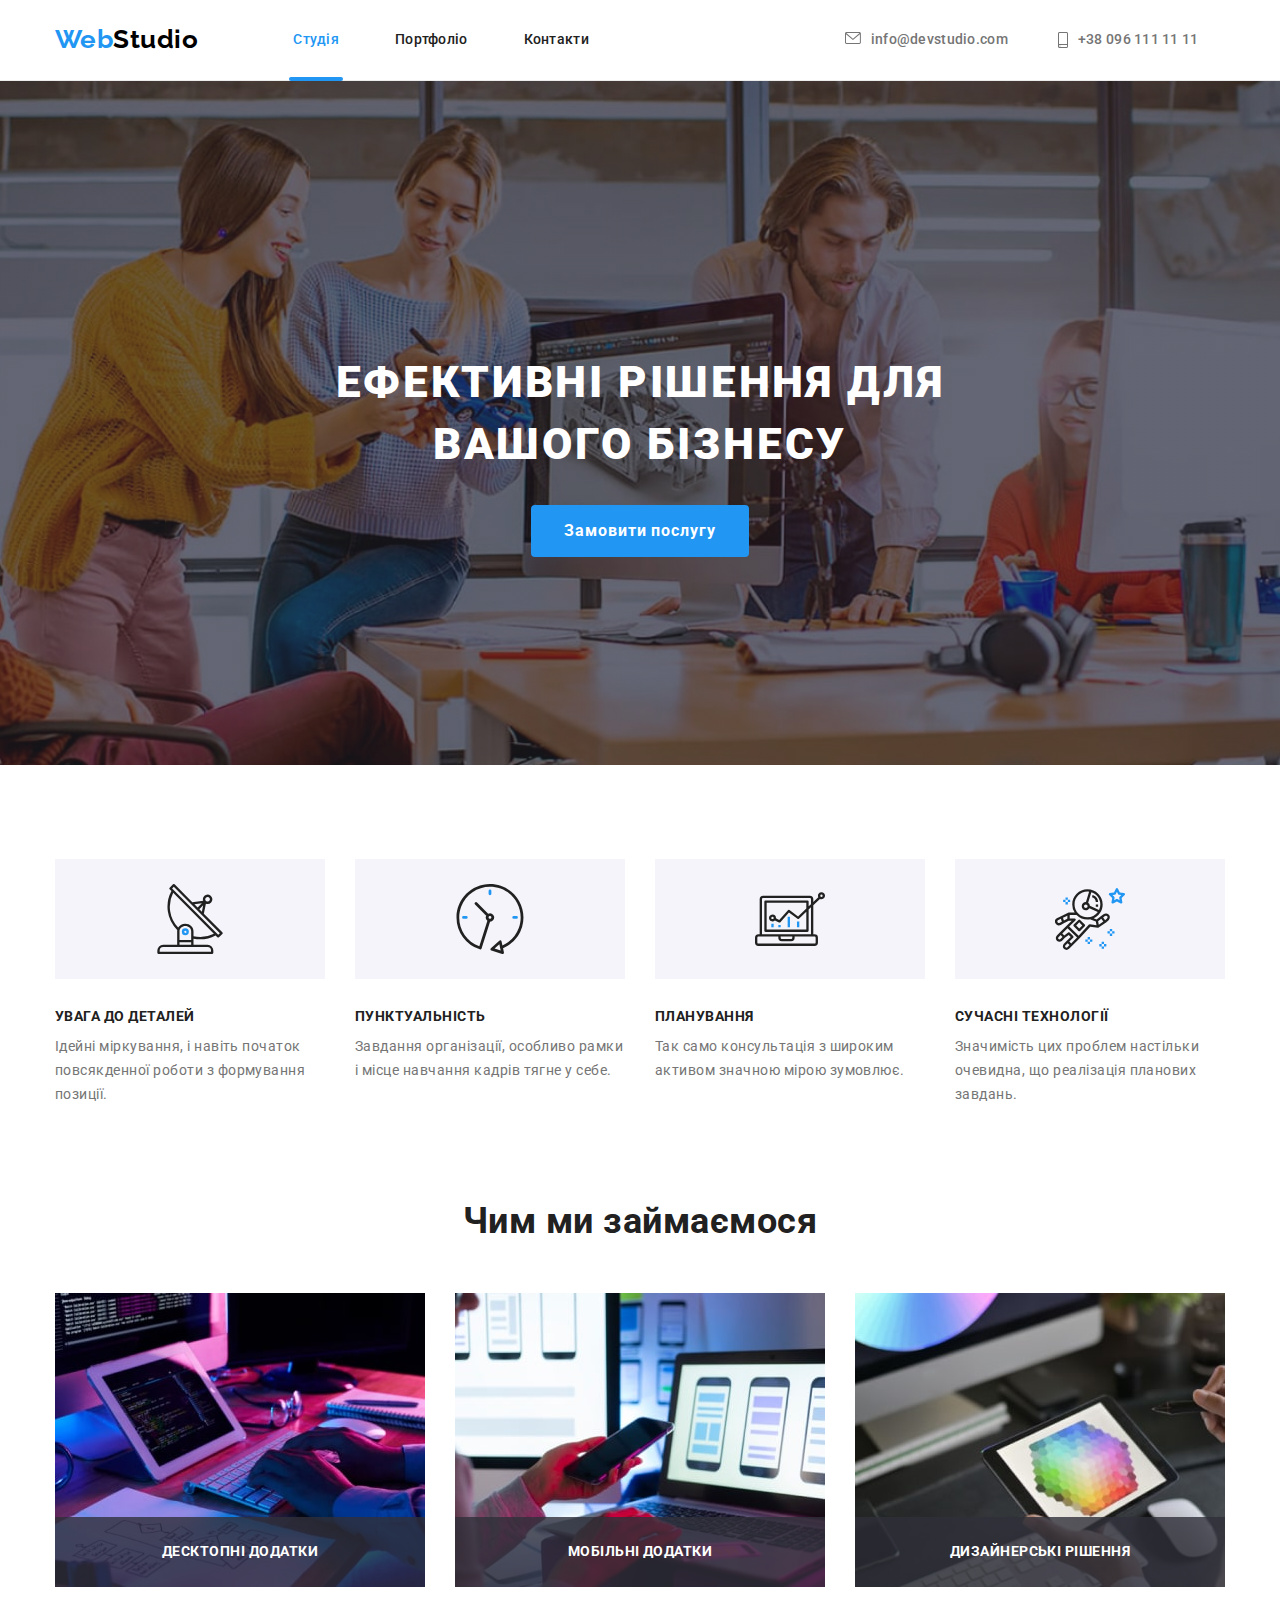
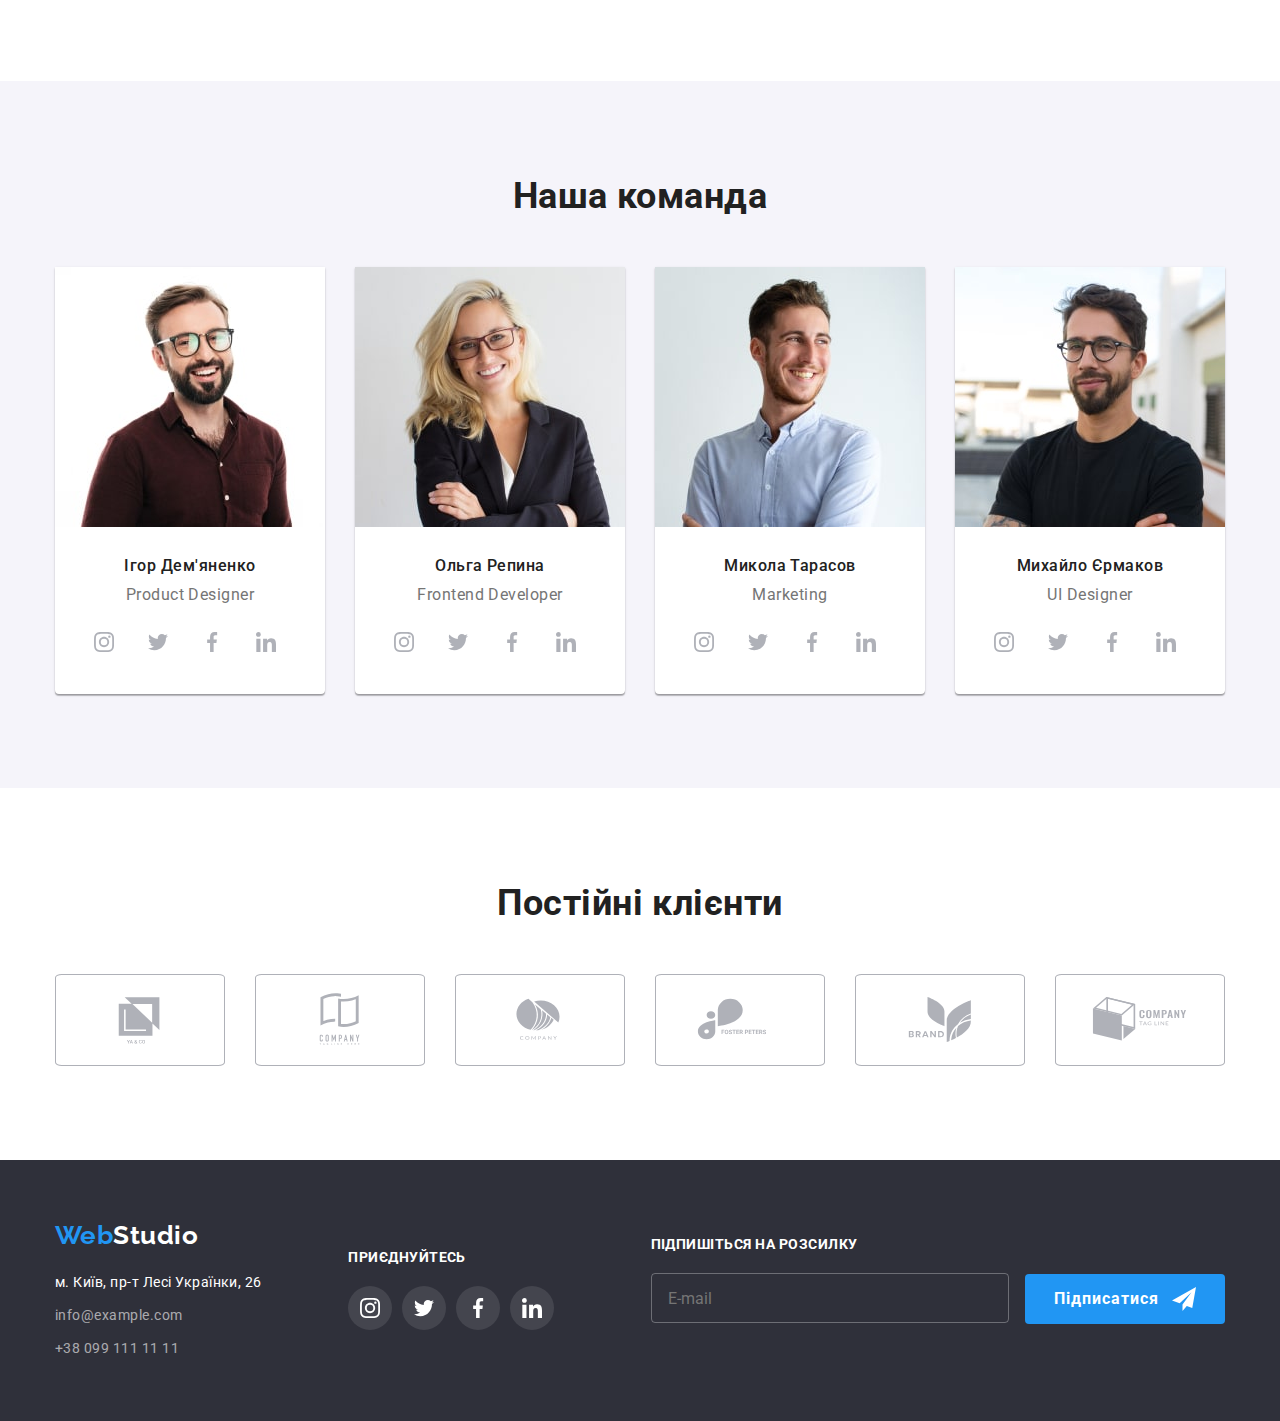
<file: index.html>
<!DOCTYPE html>
<html lang="uk">
  <head>
    <meta charset="UTF-8" />
    <meta http-equiv="X-UA-Compatible" content="IE=edge" />
    <meta name="viewport" content="width=device-width, initial-scale=1.0" />
    <title>Document</title>
    <link
      rel="stylesheet"
      href="https://fonts.googleapis.com/css2?family=Raleway:wght@700&family=Roboto:wght@400;500;700;900&display=swap"
    />
    <link
      rel="stylesheet"
      href="https://cdnjs.cloudflare.com/ajax/libs/modern-normalize/1.1.0/modern-normalize.min.css"
    />

    <link rel="stylesheet" href="./css/main.min.css" />
  </head>
  <body>


    <!--HEADER-->

    <header class="header">
      <div class="header__container container">
        <a href="./index.html" class="header__logo link"
          >Web<span class="header__logo--dark">Studio</span></a>

        <button type="button" class="menu-button is-open"
        aria-expanded="false"
        aria-controls="menu-container"
        data-menu-button>
          <svg width="40px" height="40px">
            <use class="icon-close" href="./images/symbol-defs.svg#close-btn"></use>
            <use class="icon-open" href="./images/symbol-defs.svg#open-btn"></use>
          </svg>
        </button>
        <div class="menu-container" id="menu-container" data-menu>
          <div class="container-wrap">

          <div class="mob-menu-top">
            <nav class="navigation">
            <ul class="navigation__list list">
              <li class="navigation__item">
                <a href="./index.html" class="navigation__link link current"
                  >Студія</a
                >
              </li>
              <li class="navigation__item">
                <a href="./portfolio.html" class="navigation__link link"
                  >Портфоліо</a
                >
              </li>
              <li class="navigation__item">
                <a href="" class="navigation__link link">Контакти</a>
              </li>
            </ul>
          </nav>
        </div>
          
         <div class="mob-menu-bottom">
          <div class="contacts">
          <ul class="contacts__list list">
            <li class="contacts__item">
              <a href="tel:+380961111111" class="contacts__link number link">
                <svg class="contacts__icon" width="10px" height="16px">
                <use href="./images/symbol-defs.svg#smartphone"></use>
              </svg>+38 096 111 11 11</a>
            </li>
            <li class="contacts__item">
              <a href="mailto:info@devstudio.com" class="contacts__link link">
                <svg class="contacts__icon" width="16px" height="12px">
                <use href="./images/symbol-defs.svg#envelope"></use>
              </svg>info@devstudio.com</a>
            </li>
          </ul>
        </div>
      <div class="mob-soc-wrap">
        <ul class="mob-soc-list list">
          <li class="mob-soc-list__item">
            <a
              href=""
              target="_blank"
              rel="noopener noreferrer nofollow"
              class="mob-soc-list__link link"
              >Instagram</a>
          </li>
          <li class="mob-soc-list__item">
            <a
              href=""
              target="_blank"
              rel="noopener noreferrer nofollow"
              class="mob-soc-list__link link"
              >Twitter</a
            >

          <li class="mob-soc-list__item">
            <a href=""
            target="_blank"
            rel="noopener noreferrer nofollow"
            class="mob-soc-list__link link"
            >Facebook</a>
          </li>
          
          <li class="mob-soc-list__item">
            <a href=""
            target="_blank"
            rel="noopener noreferrer nofollow"
            class="mob-soc-list__link link"
            >Linkedin</a
            >
          </li>
      </div>
    </div>
  </div>

        </div>

        </div>

      </div>
   
    </header>

    <main>
      <!--HERO-->

      <div class="hero-overlay">
        <section class="hero">
          <h1 class="hero__title">Ефективні рішення для вашого бізнесу</h1>
          <button data-modal-open type="button" class="hero__button">
            Замовити послугу
          </button>
        </section>
      </div>

      <!--FEATURES-->

      <section class="features section">
        <h2 class="visually-hidden">Особливості</h2>
        <div class="features__container container">
          <ul class="features__list list">
            <li class="features__item">
              <div class="features__wrap">
                <svg class="features__icon" width="70px" height="70px">
                  <use href="./images/symbol-defs.svg#antenna"></use>
                </svg>
              </div>
              <h3 class="features__title">Увага до деталей</h3>
              <p class="features__description">
                Ідейні міркування, і навіть початок повсякденної роботи з
                формування позиції.
              </p>
            </li>

            <li class="features__item">
              <div class="features__wrap">
                <svg class="features__icon" width="70px" height="70px">
                  <use href="./images/symbol-defs.svg#clock"></use>
                </svg>
              </div>
              <h3 class="features__title">Пунктуальність</h3>
              <p class="features__description">
                Завдання організації, особливо рамки і місце навчання кадрів
                тягне у себе.
              </p>
            </li>

            <li class="features__item">
              <div class="features__wrap">
                <svg class="features__icon" width="70px" height="70px">
                  <use href="./images/symbol-defs.svg#diagram"></use>
                </svg>
              </div>
              <h3 class="features__title">Планування</h3>
              <p class="features__description">
                Так само консультація з широким активом значною мірою зумовлює.
              </p>
            </li>

            <li class="features__item">
              <div class="features__wrap">
                <svg class="features__icon" width="70px" height="70px">
                  <use href="./images/symbol-defs.svg#astronaut"></use>
                </svg>
              </div>
              <h3 class="features__title">Сучасні технології</h3>
              <p class="features__description">
                Значимість цих проблем настільки очевидна, що реалізація
                планових завдань.
              </p>
            </li>
          </ul>
        </div>
      </section>

      <!--EFFORTS-->
      <section class="efforts section">
        <div class="efforts__container container">
          <h2 class="section__title">Чим ми займаємося</h2>
          <ul class="efforts__list list">
            <li class="efforts__item">
              <picture>
                <source srcset="./images/work-1-370.jpg 1x,
                ./images/work-1-370-2x.jpg 2x
              "
              media="(min-width: 1200px)" />
                <img
                src="./images/work-1-370.jpg"
                alt="Планшет,клавіатура"
                width="370"
              />
              </picture>
              
              <p class="efforts__description">Десктопні додатки</p>
            </li>

            <li class="efforts__item">
              <picture>
                <source srcset="./images/work-2-370.jpg 1x,
                ./images/work-2-370-2x.jpg 2x"
                
              media="(min-width: 1200px)" />
              <img
              src="./images/work-2-370.jpg"
              alt="Лептоп, телефон"
              width="370"
              />
              </picture>
              <p class="efforts__description">Мобільні додатки</p>
            </li>

            <li class="efforts__item">
              <picture>
                <source srcset="./images/work-3-370.jpg 1x,
                ./images/work-3-370-2x.jpg 2x"

              media="(min-width: 1200px)" />
              <img
              src="./images/work-3-370.jpg"
              alt="Палітра кольорів на планшеті"
              width="370"
              />
              </picture>
              <p class="efforts__description">Дизайнерські рішення</p>
            </li>
          </ul>
        </div>
      </section>

      <!--TEAM-->
      <section class="team section">
        <div class="team__container container">
          <h2 class="section__title">Наша команда</h2>
          <ul class="team__list list">
            
              <li class="team__item">
                <picture>
                  <source
                    srcset="./images/team-one-270.jpg 1x,
                    ./images/team-one-270-2x.jpg 2x
                    "
                    media="(min-width: 1200px)"
                  />
                  <source
                    srcset="./images/team-one-354.jpg 1x,
                    ./images/team-one-354-2x.jpg 2x
                    "
                    media="(min-width: 768px)"
                  />
                  <source
                    srcset="./images/team-one-450.jpg  1x,
                    ./images/team-one-450-2x.jpg  2x
                    "
                    media="(min-width: 320px)"
                  />
              
                  <img
                  src="./images/img.jpg"
                  alt="Product Designer"
                  width="450"
                  />
                </picture>
                
                <div class="team__members">
                  <h3 class="members__name">Ігор Дем'яненко</h3>
                  <p class="members__position">Product Designer</p>
                
                <ul class="socials__list list">
                  <li>
                    <a href="#" class="social__link link">
                      <svg class="social__icon" width="20px" height="20px">
                        <use
                          href="./images/symbol-defs.svg#instagram"
                        ></use></svg
                    ></a>
                  </li>
                  <li>
                    <a href="#" class="social__link link">
                      <svg class="social__icon" width="20px" height="20px">
                        <use href="./images/symbol-defs.svg#twitter"></use></svg
                    ></a>
                  </li>
                  <li>
                    <a href="#" class="social__link link">
                      <svg class="social__icon" width="20px" height="20px">
                        <use
                          href="./images/symbol-defs.svg#facebook"
                        ></use></svg
                    ></a>
                  </li>
                  <li>
                    <a href="#" class="social__link link">
                      <svg class="social__icon" width="20px" height="20px">
                        <use
                          href="./images/symbol-defs.svg#linkedin"
                        ></use></svg
                    ></a>
                  </li>
                </ul>
              </div>
              </li>
        
              <li class="team__item">
                <picture>
                  <source
                    srcset="./images/team-two-270.jpg 1x,
                    ./images/team-two-270-2x.jpg 2x
                    "
                    media="(min-width: 1200px)"
                  />

                  <source
                    srcset="./images/team-two-354.jpg 1x,
                    ./images/team-two-354-2x.jpg 2x
                    "
                    media="(min-width: 768px)"
                  />

                  <source
                    srcset="./images/team-two-450.jpg  1x,
                    ./images/team-two-450-2x.jpg  2x
                    "
                    media="(min-width: 320px)"
                  />

                  <img
                  src="./images/img(1).jpg"
                  alt="Frontend Developer"
                  width="450"/>

                </picture>
                
                <div class="team__members">
                  <h3 class="members__name">Ольга Репина</h3>
                  <p class="members__position">Frontend Developer</p>
                
                <ul class="socials__list list">
                  <li>
                    <a href="#" class="social__link link">
                      <svg class="social__icon" width="20px" height="20px">
                        <use
                          href="./images/symbol-defs.svg#instagram"
                        ></use></svg
                    ></a>
                  </li>
                  <li>
                    <a href="#" class="social__link link">
                      <svg class="social__icon" width="20px" height="20px">
                        <use href="./images/symbol-defs.svg#twitter"></use></svg
                    ></a>
                  </li>
                  <li>
                    <a href="#" class="social__link link">
                      <svg class="social__icon" width="20px" height="20px">
                        <use
                          href="./images/symbol-defs.svg#facebook"
                        ></use></svg
                    ></a>
                  </li>
                  <li>
                    <a href="#" class="social__link link">
                      <svg class="social__icon" width="20px" height="20px">
                        <use
                          href="./images/symbol-defs.svg#linkedin"
                        ></use></svg
                    ></a>
                  </li>
                </ul>
              </div>
              </li>
          

            
              <li class="team__item">
                <picture>
                  <source
                    srcset="./images/team-three-270.jpg 1x,
                    ./images/team-three-270-2x.jpg 2x
                    "
                    media="(min-width: 1200px)"
                  />

                  <source
                    srcset="./images/team-three-354.jpg 1x,
                    ./images/team-three-354-2x.jpg 2x
                    "
                    media="(min-width: 768px)"
                  />

                  <source
                    srcset="./images/team-three-450.jpg  1x,
                    ./images/team-three-450-2x.jpg  2x
                    "
                    media="(min-width: 320px)"
                  />

                  <img 
                  src="./images/img(2).jpg" 
                  alt="Marketing" 
                  width="450" />
                  
                </picture>
          
                <div class="team__members">
                  <h3 class="members__name">Микола Тарасов</h3>
                  <p class="members__position">Marketing</p>
                
                <ul class="socials__list list">
                  <li>
                    <a href="#" class="social__link link">
                      <svg class="social__icon" width="20px" height="20px">
                        <use
                          href="./images/symbol-defs.svg#instagram"
                        ></use></svg
                    ></a>
                  </li>
                  <li>
                    <a href="#" class="social__link link">
                      <svg class="social__icon" width="20px" height="20px">
                        <use href="./images/symbol-defs.svg#twitter"></use></svg
                    ></a>
                  </li>
                  <li>
                    <a href="#" class="social__link link">
                      <svg class="social__icon" width="20px" height="20px">
                        <use
                          href="./images/symbol-defs.svg#facebook"
                        ></use></svg
                    ></a>
                  </li>
                  <li>
                    <a href="#" class="social__link link">
                      <svg class="social__icon" width="20px" height="20px">
                        <use
                          href="./images/symbol-defs.svg#linkedin"
                        ></use></svg
                    ></a>
                  </li>
                </ul>
              </div>
              </li>
         
              <li class="team__item">
                <picture>
                  <source
                    srcset="./images/team-four-270.jpg 1x,
                    ./images/team-four-270-2x.jpg 2x
                    "
                    media="(min-width: 1200px)"
                  />

                  <source
                    srcset="./images/team-four-354.jpg 1x,
                    ./images/team-four-354-2x.jpg 2x
                    "
                    media="(min-width: 768px)"
                  />

                  <source
                    srcset="./images/team-four-450.jpg  1x,
                    ./images/team-four-450-2x.jpg  2x
                    "
                    media="(min-width: 320px)"
                  />

                  <img 
                  src="./images/img(3).jpg" 
                  alt="UI Designer" 
                  width="450" />
                  
                </picture>
                
                <div class="team__members">
                  <h3 class="members__name">Михайло Єрмаков</h3>
                  <p class="members__position">UI Designer</p>
                
                <ul class="socials__list list">
                  <li>
                    <a href="#" class="social__link link">
                      <svg class="social__icon" width="20px" height="20px">
                        <use
                          href="./images/symbol-defs.svg#instagram"
                        ></use></svg
                    ></a>
                  </li>
                  <li>
                    <a href="#" class="social__link link">
                      <svg class="social__icon" width="20px" height="20px">
                        <use href="./images/symbol-defs.svg#twitter"></use></svg
                    ></a>
                  </li>
                  <li>
                    <a href="#" class="social__link link">
                      <svg class="social__icon" width="20px" height="20px">
                        <use
                          href="./images/symbol-defs.svg#facebook"
                        ></use></svg
                    ></a>
                  </li>
                  <li>
                    <a href="#" class="social__link link">
                      <svg class="social__icon" width="20px" height="20px">
                        <use
                          href="./images/symbol-defs.svg#linkedin"
                        ></use></svg
                    ></a>
                  </li>
                </ul>
              </div>
              </li>
            
          </ul>
      
        </div>
      </section>

      <!-- CUSTOMERS -->

      <section class="customers section">
        <div class="customers__container container">
          <h2 class="section__title">Постійні клієнти</h2>
          <ul class="customers__list list">
            <li class="customers__item">
              <a href="" class="customers__link link">
                <svg class="customers__icon" width="106px" height="60px">
                  <use href="./images/symbol-defs.svg#logo"></use>
                </svg>
              </a>
            </li>
            <li class="customers__item">
              <a href="" class="customers__link link">
                <svg class="customers__icon" width="106px" height="60px">
                  <use href="./images/symbol-defs.svg#logo1"></use>
                </svg>
              </a>
            </li>

            <li class="customers__item">
              <a href="" class="customers__link link">
                <svg class="customers__icon" width="106px" height="60px">
                  <use href="./images/symbol-defs.svg#logo2"></use>
                </svg>
              </a>
            </li>

            <li class="customers__item">
              <a href="" class="customers__link link">
                <svg class="customers__icon" width="106px" height="60px">
                  <use href="./images/symbol-defs.svg#logo3"></use>
                </svg>
              </a>
            </li>

            <li class="customers__item">
              <a href="" class="customers__link link">
                <svg class="customers__icon" width="106px" height="60px">
                  <use href="./images/symbol-defs.svg#logo4"></use>
                </svg>
              </a>
            </li>

            <li class="customers__item">
              <a href="" class="customers__link link">
                <svg class="customers__icon" width="106px" height="60px">
                  <use href="./images/symbol-defs.svg#logo5"></use>
                </svg>
              </a>
            </li>
          </ul>
        </div>
      </section>
    </main>

    <!--FOOTER-->

    <footer class="footer section">
      <div class="footer__container container">
        <div class="address">
          <a href="./index.html" class="footer__logo link"
            >Web<span class="footer__logo--white">Studio</span></a
          >
          <ul class="address__list list">
            <li class="address__item">
              <a
                href="https://goo.gl/maps/6noj76bHKPzLhNcZA"
                target="_blank"
                rel="noopener noreferrer nofollow"
                class="address__link link"
                ><span class="address__link--white"
                  >м. Київ, пр-т Лесі Українки, 26</span
                ></a
              >
            </li>
            <li class="address__item">
              <a href="mailto:info@example.com" class="address__link link"
                >info@example.com</a
              >
            </li>
            <li class="address__item">
              <a href="tel:+380991111111" class="address__link link"
                >+38 099 111 11 11</a
              >
            </li>
          </ul>
        </div>

        <div class="connection">
          <h3 class="connection__title">Приєднуйтесь</h3>
          <ul class="connection__list list">
            <li>
              <a href="" class="connection__link link">
                <svg class="connection__icon" width="20px" height="20px">
                  <use href="./images/symbol-defs.svg#instagram"></use>
                </svg>
              </a>
            </li>
            <li>
              <a href="" class="connection__link link">
                <svg class="connection__icon" width="20px" height="20px">
                  <use href="./images/symbol-defs.svg#twitter"></use>
                </svg>
              </a>
            </li>
            <li>
              <a href="" class="connection__link link">
                <svg class="connection__icon" width="20px" height="20px">
                  <use href="./images/symbol-defs.svg#facebook"></use>
                </svg>
              </a>
            </li>
            <li>
              <a href="" class="connection__link link">
                <svg class="connection__icon" width="20px" height="20px">
                  <use href="./images/symbol-defs.svg#linkedin"></use>
                </svg>
              </a>
            </li>
          </ul>
        </div>

        <div class="sign">
          <h3 class="connection__title">Підпишіться на розсилку</h3>
          <form class="sign__form">
            <input
              type="email"
              class="email-field"
              name="user-email"
              id="user-email"
              placeholder="E-mail"
            />
            <button type="submit" class="sign__button">
              Підписатися
              <svg class="sign__icon" width="24px" height="24px">
                <use href="./images/symbol-defs.svg#icon-icon-send"></use>
              </svg>
            </button>
          </form>
        </div>
      </div>
    </footer>

    <!-- MODAL -->

    <div data-modal class="backdrop is-hidden">
      <div class="modal">
        <button data-modal-close type="button" class="close-button">
          <svg class="close-icon" width="18px" height="18px">
            <use href="./images/symbol-defs.svg#icon-close"></use>
          </svg>
        </button>
        <p class="modal-title">Залиште свої дані, ми вам передзвонимо</p>

        <form action="#" class="modal-form">
          <div class="modal-field">
            <label class="modal-label">Ім'я</label>
            <div class="input-wrap">
              <input
                type="text"
                class="modal-input"
                name="user-name"
                required
              />
              <svg class="input-icon" width="18px" height="18px">
                <use href="./images/symbol-defs.svg#icon-person-black"></use>
              </svg>
            </div>
          </div>

          <div class="modal-field">
            <label for="user-tel" class="modal-label">Телефон</label>
            <div class="input-wrap">
              <input
                type="tel"
                class="modal-input"
                name="user-tel"
                id="user-tel"
                required
              />
              <svg class="input-icon" width="18px" height="18px">
                <use href="./images/symbol-defs.svg#icon-phone-black"></use>
              </svg>
            </div>
          </div>

          <div class="modal-field">
            <label for="user-email" class="modal-label">Пошта</label>
            <div class="input-wrap">
              <input
                type="email"
                class="modal-input"
                name="user-email"
                id="user-email"
              />
              <svg class="input-icon" width="18px" height="18px">
                <use href="./images/symbol-defs.svg#icon-email-black"></use>
              </svg>
            </div>
          </div>

          <div class="modal-field">
            <label for="user-text" class="modal-label">Коментар</label>
            <textarea
              name="user-text"
              id="user-text"
              class="input-text"
              placeholder="Введіть текст"
            ></textarea>
          </div>

          <div class="modal-field">
            <input
              type="checkbox"
              class="input-check visually-hidden"
              name="privacy"
              value="true"
              id="privacy"
            />
            <label for="privacy" class="check-text">
              <span>
                <svg class="check-icon" width="11" height="8">
                  <use href="./images/symbol-defs.svg#icon-check-box"></use>
                </svg>
              </span>
              Погоджуюся з розсилкою та приймаю&nbsp<a
                href="#"
                class="check-link link"
                >Умови договору</a
              ></label
            >
          </div>

          <button type="submit" class="modal-button">Відправити</button>
        </form>
      </div>
    </div>

    <script src="./js/modal.js"></script>
    <script src="./js/mob-menu.js"></script>
  </body>
</html>
</file>
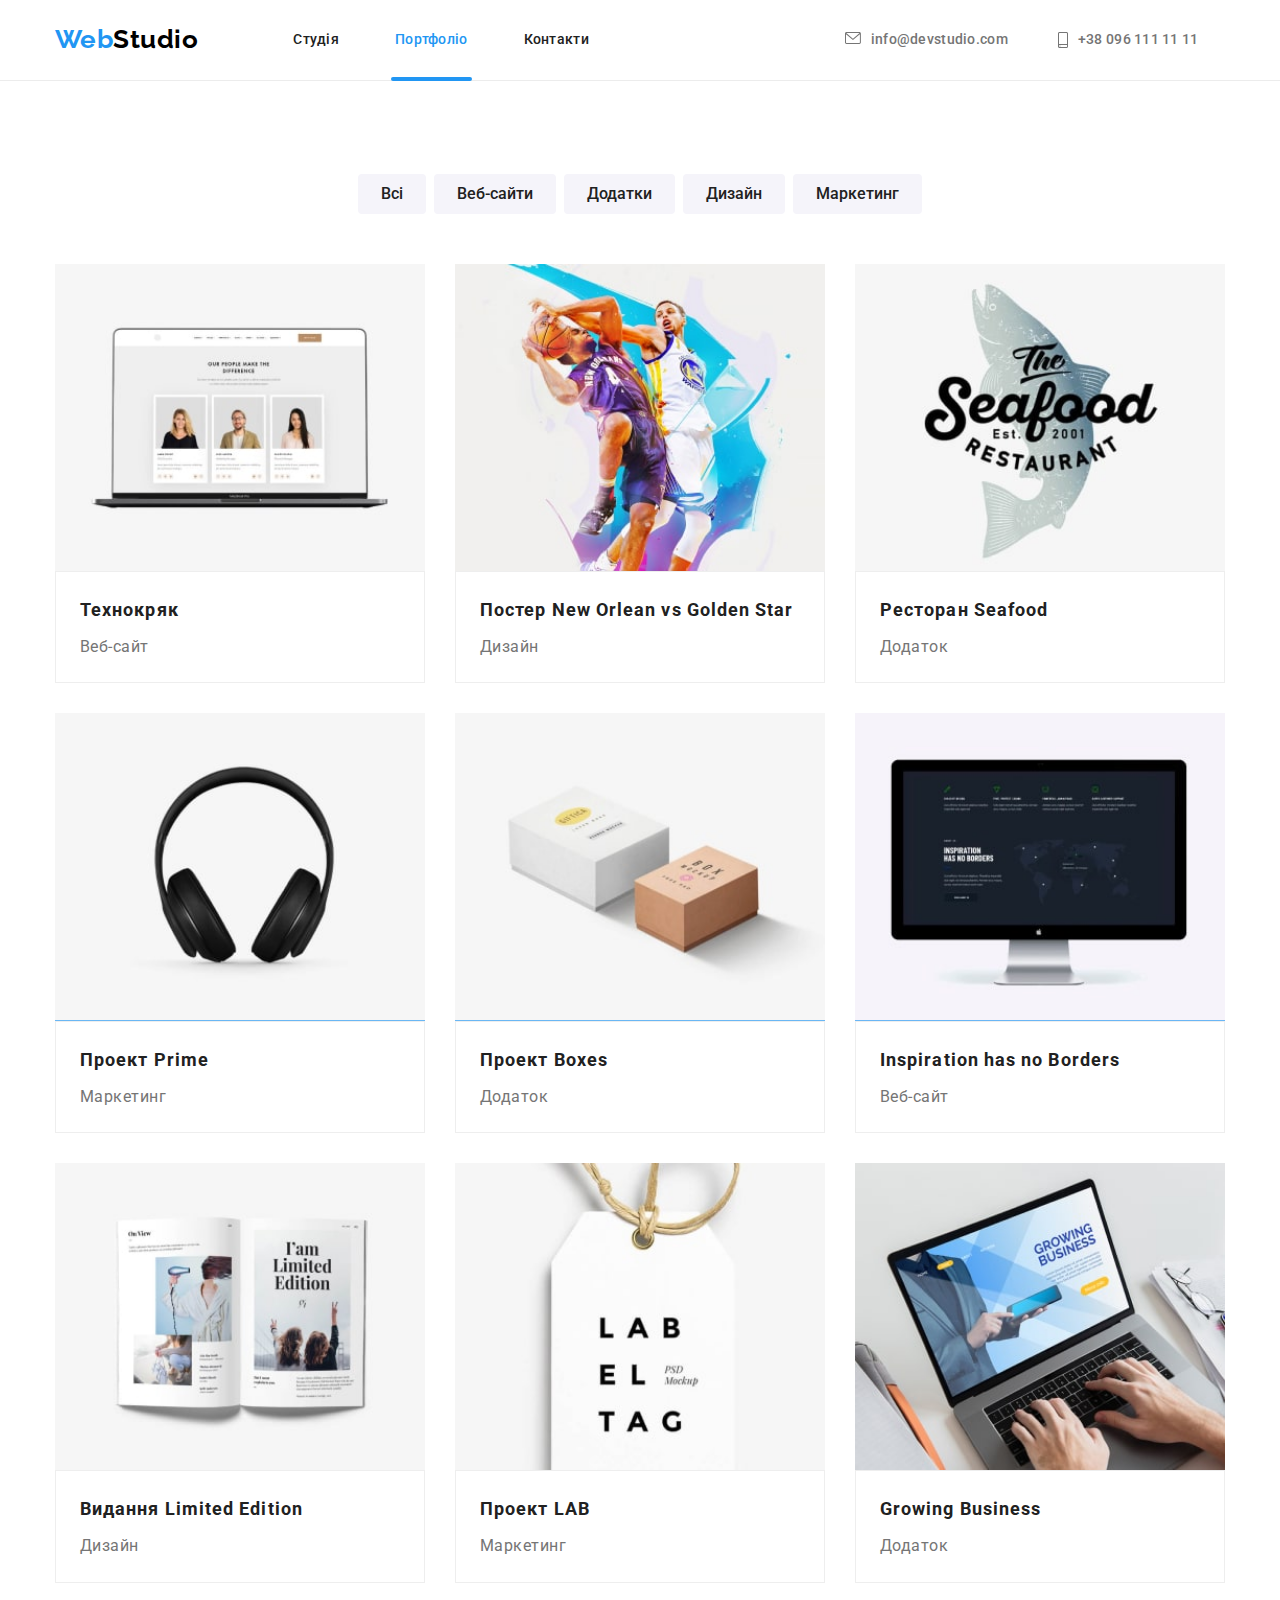
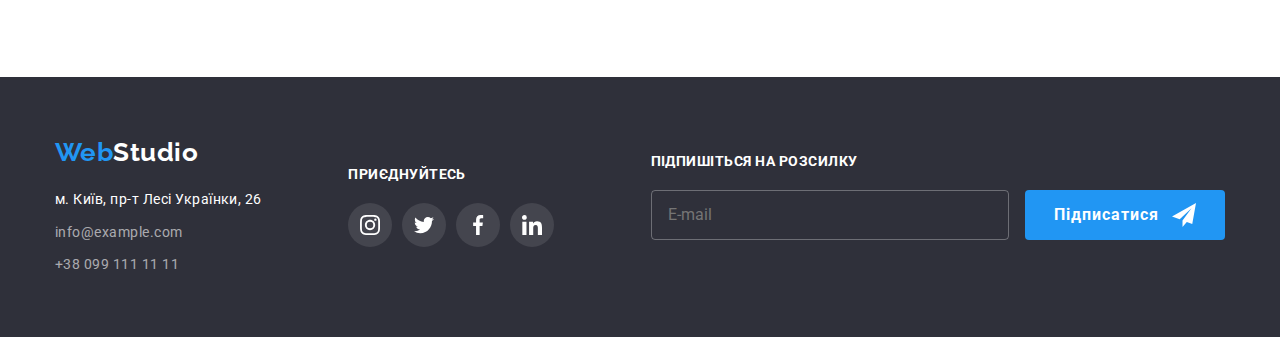
<file: portfolio.html>
<!DOCTYPE html>
<html lang="ru">
  <head>
    <meta charset="UTF-8" />
    <meta http-equiv="X-UA-Compatible" content="IE=edge" />
    <meta name="viewport" content="width=device-width, initial-scale=1.0" />
    <title>Webstudio</title>
    <link
      rel="stylesheet"
      href="https://fonts.googleapis.com/css2?family=Raleway:wght@700&family=Roboto:wght@400;500;700;900&display=swap"
    />
    <link
      rel="stylesheet"
      href="https://cdnjs.cloudflare.com/ajax/libs/modern-normalize/1.1.0/modern-normalize.min.css"
    />
   
    <link rel="stylesheet" href="./css/main.min.css">
  </head>

  <body>
    <!--Шапка сайта-->

    <header class="header">
      <div class="header__container container">
        <a href="./index.html" class="header__logo link"
          >Web<span class="header__logo--dark">Studio</span></a>

        <button type="button" class="menu-button is-open"
        aria-expanded="false"
        aria-controls="menu-container"
        data-menu-button>
          <svg width="40px" height="40px">
            <use class="icon-close" href="./images/symbol-defs.svg#close-btn"></use>
            <use class="icon-open" href="./images/symbol-defs.svg#open-btn"></use>
          </svg>
        </button>
        <div class="menu-container" id="menu-container" data-menu>
          <div class="container-wrap">

          <div class="mob-menu-top">
            <nav class="navigation">
            <ul class="navigation__list list">
              <li class="navigation__item">
                <a href="./index.html" class="navigation__link link"
                  >Студія</a
                >
              </li>
              <li class="navigation__item">
                <a href="./portfolio.html" class="navigation__link link current"
                  >Портфоліо</a
                >
              </li>
              <li class="navigation__item">
                <a href="" class="navigation__link link">Контакти</a>
              </li>
            </ul>
          </nav>
        </div>
          
         <div class="mob-menu-bottom">
          <div class="contacts">
          <ul class="contacts__list list">
            <li class="contacts__item">
              <a href="tel:+380961111111" class="contacts__link number link">
                <svg class="contacts__icon" width="10px" height="16px">
                <use href="./images/symbol-defs.svg#smartphone"></use>
              </svg>+38 096 111 11 11</a>
            </li>
            <li class="contacts__item">
              <a href="mailto:info@devstudio.com" class="contacts__link link">
                <svg class="contacts__icon" width="16px" height="12px">
                <use href="./images/symbol-defs.svg#envelope"></use>
              </svg>info@devstudio.com</a>
            </li>
          </ul>
        </div>
      <div class="mob-soc-wrap">
        <ul class="mob-soc-list list">
          <li class="mob-soc-list__item">
            <a
              href=""
              target="_blank"
              rel="noopener noreferrer nofollow"
              class="mob-soc-list__link link"
              >Instagram</a>
          </li>
          <li class="mob-soc-list__item">
            <a
              href=""
              target="_blank"
              rel="noopener noreferrer nofollow"
              class="mob-soc-list__link link"
              >Twitter</a
            >

          <li class="mob-soc-list__item">
            <a href=""
            target="_blank"
            rel="noopener noreferrer nofollow"
            class="mob-soc-list__link link"
            >Facebook</a>
          </li>
          
          <li class="mob-soc-list__item">
            <a href=""
            target="_blank"
            rel="noopener noreferrer nofollow"
            class="mob-soc-list__link link"
            >Linkedin</a
            >
          </li>
      </div>
    </div>
  </div>

        </div>

        </div>

      </div>
   
    </header>

    <main>
      <!--Наши проекты-->

      <section class="projects section">
        <div class="projects__container container">
          <h1 class="visually-hidden">Наші проекти</h1>
          <ul class="buttons-list list">
            <li class="buttons-list__item">
              <button type="button" class="button">Всі</button>
            </li>
            <li class="buttons__list-item">
              <button type="button" class="button">Веб-сайти</button>
            </li>
            <li class="buttons__list-item">
              <button type="button" class="button">Додатки</button>
            </li>
            <li class="buttons__list-item">
              <button type="button" class="button">Дизайн</button>
            </li>
            <li class="buttons__list-item">
              <button type="button" class="button">Маркетинг</button>
            </li>
          </ul>

          <ul class="projects-list list">
      
            <li class="projects-list__item">
              <a href="" class="link">
                <div class="projects__thumb">
                  <picture>
                    <source
                      srcset="./images/portfolio-one-354.jpg 1x,
                      ./images/portfolio-one-354-2x.jpg 2x
                      "
                      media="(min-width: 1200px)"
                    />
  
                    <source
                      srcset="./images/portfolio-one-370.jpg 1x,
                      ./images/portfolio-one-370-2x.jpg 2x
                      "
                      media="(min-width: 768px)"
                    />
  
                    <source
                      srcset="./images/portfolio-one-450.jpg 1x,
                      ./images/portfolio-one-450-2x.jpg 2x
                      "
                      media="(min-width: 320px)"
                    />
  
                    <img
                    src="./images/portfolio-one-450.jpg"
                    alt="Технокряк"
                    width="450"
                  />
                  </picture>
                  
                  <p class="projects__about">
                    Ресурс пропонує комплексні пропозиції з різним рівнем
                    функціоналу та сервісів. Все це дозволить відвідувачу
                    отримати вичерпні відомості про компанію чи приватну особу.
                  </p>
                </div>

                <div class="projects__wrap pad">
                  <h2 class="title">Технокряк</h2>
                  <p class="product">Веб-сайт</p>
                </div>
              </a>
            </li>

            <li class="projects-list__item">
              <a href="" class="link">
                <div class="projects__thumb">
                  <picture>
                    <source
                      srcset="./images/portfolio-two-354.jpg 1x,
                      ./images/portfolio-two-354-2x.jpg 2x
                      "
                      media="(min-width: 1200px)"
                    />
  
                    <source
                      srcset="./images/portfolio-two-370.jpg 1x,
                      ./images/portfolio-two-370-2x.jpg 2x
                      "
                      media="(min-width: 768px)"
                    />
  
                    <source
                      srcset="./images/portfolio-two-450.jpg 1x,
                      ./images/portfolio-two-450-2x.jpg 2x
                      "
                      media="(min-width: 320px)"
                    />
  
                    <img
                    src="./images/portfolio-two-450.jpg"
                    alt="Постер New Orlean"
                    width="450"
                  />
                  </picture>
                  
                  <p class="projects__about">
                    Ресурс пропонує комплексні пропозиції з різним рівнем
                    функціоналу та сервісів. Все це дозволить відвідувачу
                    отримати вичерпні відомості про компанію чи приватну особу.
                  </p>
                </div>
                <div class="projects__wrap">
                  <h2 class="title">Постер New Orlean vs Golden Star</h2>
                  <p class="product">Дизайн</p>
                </div>
              </a>
            </li>

            <li class="projects-list__item">
              <a href="" class="link">
                <div class="projects__thumb">
                  <picture>
                    <source
                      srcset="./images/portfolio-three-354.jpg 1x,
                      ./images/portfolio-three-354-2x.jpg 2x
                      "
                      media="(min-width: 1200px)"
                    />
  
                    <source
                      srcset="./images/portfolio-three-370.jpg 1x,
                      ./images/portfolio-three-370-2x.jpg 2x
                      "
                      media="(min-width: 768px)"
                    />
  
                    <source
                      srcset="./images/portfolio-three-450.jpg 1x,
                      ./images/portfolio-three-450-2x.jpg 2x
                      "
                      media="(min-width: 320px)"
                    />
  
                    <img
                    src="./images/portfolio-three-450.jpg"
                    alt="Ресторан Seafood"
                    width="450"
                  />
                  </picture>
                  
                  <p class="projects__about">
                    Ресурс пропонує комплексні пропозиції з різним рівнем
                    функціоналу та сервісів. Все це дозволить відвідувачу
                    отримати вичерпні відомості про компанію чи приватну особу.
                  </p>
                </div>
                <div class="projects__wrap">
                  <h2 class="title">Ресторан Seafood</h2>
                  <p class="product">Додаток</p>
                </div>
              </a>
            </li>

            <li class="projects-list__item">
              <a href="" class="link">
                <div class="projects__thumb">
                  <picture>
                    <source
                      srcset="./images/portfolio-four-354.jpg 1x,
                      ./images/portfolio-four-354-2x.jpg 2x
                      "
                      media="(min-width: 1200px)"
                    />
  
                    <source
                      srcset="./images/portfolio-four-370.jpg 1x,
                      ./images/portfolio-four-370-2x.jpg 2x
                      "
                      media="(min-width: 768px)"
                    />
  
                    <source
                      srcset="./images/portfolio-four-450.jpg 1x,
                      ./images/portfolio-four-450-2x.jpg 2x
                      "
                      media="(min-width: 320px)"
                    />
  
                    <img
                    src="./images/portfolio-four-450.jpg"
                    alt="Проект Prime"
                    width="450"
                  />
                  </picture>
                  
                  <p class="projects__about">
                    Ресурс пропонує комплексні пропозиції з різним рівнем
                    функціоналу та сервісів. Все це дозволить відвідувачу
                    отримати вичерпні відомості про компанію чи приватну особу.
                  </p>
                </div>
                <div class="projects__wrap">
                  <h2 class="title">Проект Prime</h2>
                  <p class="product">Маркетинг</p>
                </div>
              </a>
            </li>

            <li class="projects-list__item">
              <a href="" class="link">
                <div class="projects__thumb">
                  <picture>
                    <source
                      srcset="./images/portfolio-five-354.jpg 1x,
                      ./images/portfolio-five-354-2x.jpg 2x
                      "
                      media="(min-width: 1200px)"
                    />
  
                    <source
                      srcset="./images/portfolio-five-370.jpg 1x,
                      ./images/portfolio-five-370-2x.jpg 2x
                      "
                      media="(min-width: 768px)"
                    />
  
                    <source
                      srcset="./images/portfolio-five-450.jpg 1x,
                      ./images/portfolio-five-450-2x.jpg 2x
                      "
                      media="(min-width: 320px)"
                    />
  
                    <img
                    src="./images/portfolio-five-450.jpg"
                    alt="Проект Boxes"
                    width="450"
                  />
                  </picture>
                  
                  <p class="projects__about">
                    Ресурс пропонує комплексні пропозиції з різним рівнем
                    функціоналу та сервісів. Все це дозволить відвідувачу
                    отримати вичерпні відомості про компанію чи приватну особу.
                  </p>
                </div>
                <div class="projects__wrap">
                  <h2 class="title">Проект Boxes</h2>
                  <p class="product">Додаток</p>
                </div>
              </a>
            </li>

            <li class="projects-list__item">
              <a href="" class="link">
                <div class="projects__thumb">
                  <div class="projects__thumb">
                    <picture>
                      <source
                        srcset="./images/portfolio-six-354.jpg 1x,
                        ./images/portfolio-six-354-2x.jpg 2x
                        "
                        media="(min-width: 1200px)"
                      />
    
                      <source
                        srcset="./images/portfolio-six-370.jpg 1x,
                        ./images/portfolio-six-370-2x.jpg 2x
                        "
                        media="(min-width: 768px)"
                      />
    
                      <source
                        srcset="./images/portfolio-six-450.jpg 1x,
                        ./images/portfolio-six-450-2x.jpg 2x
                        "
                        media="(min-width: 320px)"
                      />
    
                      <img
                    src="./images/portfolio-six-450.jpg"
                    alt="Inspiration has no Borders"
                    width="450"
                  />
                    </picture>
                  
                  <p class="projects__about">
                    Ресурс пропонує комплексні пропозиції з різним рівнем
                    функціоналу та сервісів. Все це дозволить відвідувачу
                    отримати вичерпні відомості про компанію чи приватну особу.
                  </p>
                </div>
                <div class="projects__wrap">
                  <h2 class="title">Inspiration has no Borders</h2>
                  <p class="product">Веб-сайт</p>
                </div>
              </a>
            </li>

            <li class="projects-list__item">
              <a href="" class="link">
                <div class="projects__thumb">
                  <picture>
                    <source
                      srcset="./images/portfolio-seven-354.jpg 1x,
                      ./images/portfolio-seven-354-2x.jpg 2x
                      "
                      media="(min-width: 1200px)"
                    />
  
                    <source
                      srcset="./images/portfolio-seven-370.jpg 1x,
                      ./images/portfolio-seven-370-2x.jpg 2x
                      "
                      media="(min-width: 768px)"
                    />
  
                    <source
                      srcset="./images/portfolio-seven-450.jpg 1x,
                      ./images/portfolio-seven-450-2x.jpg 2x
                      "
                      media="(min-width: 320px)"
                    />
  
                    <img
                    src="./images/portfolio-seven-450.jpg"
                    alt="Видання Limited Edition"
                    width="450"
                  />
                  </picture>
                 
                  <p class="projects__about">
                    Ресурс пропонує комплексні пропозиції з різним рівнем
                    функціоналу та сервісів. Все це дозволить відвідувачу
                    отримати вичерпні відомості про компанію чи приватну особу.
                  </p>
                </div>
                <div class="projects__wrap">
                  <h2 class="title">Видання Limited Edition</h2>
                  <p class="product">Дизайн</p>
                </div>
              </a>
            </li>

            <li class="projects-list__item">
              <a href="" class="link">
                <div class="projects__thumb">
                  <picture>
                    <source
                      srcset="./images/portfolio-eight-354.jpg 1x,
                      ./images/portfolio-eight-354-2x.jpg 2x
                      "
                      media="(min-width: 1200px)"
                    />
  
                    <source
                      srcset="./images/portfolio-eight-370.jpg 1x,
                      ./images/portfolio-eight-370-2x.jpg 2x
                      "
                      media="(min-width: 768px)"
                    />
  
                    <source
                      srcset="./images/portfolio-eight-450.jpg 1x,
                      ./images/portfolio-eight-450-2x.jpg 2x
                      "
                      media="(min-width: 320px)"
                    />
  
                    <img
                    src="./images/portfolio-eight-450.jpg" 
                    lt="Проект LAB"
                    width="370"
                    />
                  </picture>
                  
                  <p class="projects__about">
                    Ресурс пропонує комплексні пропозиції з різним рівнем
                    функціоналу та сервісів. Все це дозволить відвідувачу
                    отримати вичерпні відомості про компанію чи приватну особу.
                  </p>
                </div>
                <div class="projects__wrap">
                  <h2 class="title">Проект LAB</h2>
                  <p class="product">Маркетинг</p>
                </div>
              </a>
            </li>

            <li class="projects-list__item">
              <a href="" class="link">
                <div class="projects__thumb">
                  <picture>
                    <source
                      srcset="./images/portfolio-nine-354.jpg 1x,
                      ./images/portfolio-nine-354-2x.jpg 2x
                      "
                      media="(min-width: 1200px)"
                    />
  
                    <source
                      srcset="./images/portfolio-nine-370.jpg 1x,
                      ./images/portfolio-nine-370-2x.jpg 2x
                      "
                      media="(min-width: 768px)"
                    />
  
                    <source
                      srcset="./images/portfolio-nine-450.jpg 1x,
                      ./images/portfolio-nine-450-2x.jpg 2x
                      "
                      media="(min-width: 320px)"
                    />
  
                    <img
                    src="./images/portfolio-nine-450.jpg"
                    alt="Growing Business"
                    width="450"
                  />
                  </picture>
                  
                  <p class="projects__about">
                    Ресурс пропонує комплексні пропозиції з різним рівнем
                    функціоналу та сервісів. Все це дозволить відвідувачу
                    отримати вичерпні відомості про компанію чи приватну особу.
                  </p>
                </div>
                <div class="projects__wrap">
                  <h2 class="title">Growing Business</h2>
                  <p class="product">Додаток</p>
                </div>
              </a>
            </li>
          </ul>
        </div>
      </section>
    </main>

    <!--Футер-->

 
     <footer class="footer">
      <div class="footer__container container">
        <div class="address">
          <a href="./index.html" class="footer__logo link"
            >Web<span class="footer__logo--white">Studio</span></a
          >
          <ul class="address__list list">
            <li class="address__item">
              <a
                href="https://goo.gl/maps/6noj76bHKPzLhNcZA"
                target="_blank"
                rel="noopener noreferrer nofollow"
                class="address__link link"
                ><span class="address__link--white"
                  >м. Київ, пр-т Лесі Українки, 26</span
                ></a
              >
            </li>
            <li class="address__item">
              <a href="mailto:info@example.com" class="address__link link"
                >info@example.com</a
              >
            </li>
            <li class="address__item">
              <a href="tel:+380991111111" class="address__link link"
                >+38 099 111 11 11</a
              >
            </li>
          </ul>
        </div>

        <div class="connection">
          <h3 class="connection__title">Приєднуйтесь</h3>
          <ul class="connection__list list">
            <li>
              <a href="" class="connection__link link">
                <svg class="connection__icon" width="20px" height="20px">
                  <use href="./images/symbol-defs.svg#instagram"></use>
                </svg>
              </a>
            </li>
            <li>
              <a href="" class="connection__link link">
                <svg class="connection__icon" width="20px" height="20px">
                  <use href="./images/symbol-defs.svg#twitter"></use>
                </svg>
              </a>
            </li>
            <li>
              <a href="" class="connection__link link">
                <svg class="connection__icon" width="20px" height="20px">
                  <use href="./images/symbol-defs.svg#facebook"></use>
                </svg>
              </a>
            </li>
            <li>
              <a href="" class="connection__link link">
                <svg class="connection__icon" width="20px" height="20px">
                  <use href="./images/symbol-defs.svg#linkedin"></use>
                </svg>
              </a>
            </li>
          </ul>
        </div>

        <div class="sign">
          <h3 class="connection__title">Підпишіться на розсилку</h3>
          <form class="sign__form">
            <input
              type="email"
              class="email-field"
              name="user-email"
              id="user-email"
              placeholder="E-mail"
            />
            <button type="submit" class="sign__button">
              Підписатися
              <svg class="sign__icon" width="24px" height="24px">
                <use href="./images/symbol-defs.svg#icon-icon-send"></use>
              </svg>
            </button>
          </form>
        </div>
      </div>
    </footer>
    <script src="./js/mob-menu.js"></script>
  </body>
</html>
</file>
<file: css/main.min.css>
*,*::before,*::after{box-sizing:border-box}h1,h2,h3,p{margin:0}a{color:currentColor}img{display:block;max-width:100%;height:auto}.link{text-decoration:none}.list{list-style:none;padding:0;margin:0}html{box-sizing:border-box}body.modal-open{overflow:hidden}.container{flex-wrap:wrap;margin:auto;width:100%;padding:0 15px}@media screen and (min-width: 480px){.container{width:450px}}@media screen and (min-width: 768px){.container{width:738px}}@media screen and (min-width: 1200px){.container{width:1170px;padding:0}}.section{padding-top:60px;padding-bottom:60px}@media screen and (min-width: 1200px){.section{padding-top:94px;padding-bottom:94px}}.section__title{margin-top:0;margin-bottom:30px;color:var(--title-text-color);font-weight:700;font-size:28px;line-height:1.18;text-align:center}@media screen and (min-width: 1200px){.section__title{font-size:36px;line-height:1.17;margin-bottom:50px}}:root{--primary-text-color: #212121;--secondary-text-color: #757575;--accent-color: #2196f3;--primary-white-color: #ffffff;--background-grey-color: #2f303a;--grey-color: #f5f4fa;--black-color: #000000;--border: #eeeeee}body{font-family:Roboto,sans-serif;background-color:var(--primary-white-color);color:var(--primary-text-color);letter-spacing:.03em}.visually-hidden{position:absolute !important;clip:rect(1px 1px 1px 1px);clip:rect(1px, 1px, 1px, 1px);padding:0 !important;border:0 !important;height:1px !important;width:1px !important;overflow:hidden}.header{outline:1px solid #ececec;border:none}.header__logo{color:var(--accent-color);font-family:"Raleway";font-weight:700;font-size:24px;line-height:1.17}@media screen and (min-width: 768px){.header__logo{margin-right:87px;font-size:24px;line-height:1.17}}@media screen and (min-width: 1200px){.header__logo{margin-right:91px;font-size:26px;line-height:1.2}}.header__logo--dark{color:var(--black-color)}.header__container{display:flex;align-items:center}.menu-button{display:flex;margin-left:auto;padding:0;border:none;background-color:rgba(0,0,0,0);z-index:2;color:var(--black-color);cursor:pointer}@media screen and (min-width: 768px){.menu-button{display:none}}.menu-button:hover{color:#2196f3}.menu-button .icon-open{display:none}.menu-button.is-open .icon-close{display:none}.menu-button.is-open .icon-open{display:block}@media screen and (max-width: 767px){.menu-container{display:none;position:fixed;top:0;left:0;width:100%;background-color:#fff;height:100%;z-index:1}.menu-container.is-open{display:block}}@media screen and (min-width: 768px){.menu-container{display:flex}}@media screen and (max-width: 767px){.container-wrap{height:100%;display:flex;flex-direction:column;justify-content:space-around;overflow:auto;padding:0 40px}}@media screen and (min-width: 768px){.container-wrap{display:flex}}@media screen and (min-width: 768px){.navigation{margin:0;display:flex;align-items:center}}@media screen and (min-width: 768px){.navigation__list{display:flex;gap:42px;margin-right:59px}}@media screen and (min-width: 1200px){.navigation__list{display:flex;gap:48px;margin-right:252px}}.navigation__link{color:var(--title-text-color);font-weight:500;font-size:40px;line-height:1.17;letter-spacing:.02em;transition-duration:250ms;transition-property:color;transition-timing-function:cubic-bezier(0.4, 0, 0.2, 1)}.navigation__link:hover,.navigation__link:focus{color:var(--accent-color)}@media screen and (min-width: 768px){.navigation__link{display:flex;justify-content:center;align-items:center;font-size:14px;line-height:1.14;padding:32px 4px}}.navigation__item:not(:last-child){margin-bottom:32px}@media screen and (min-width: 768px){.navigation__item:not(:last-child){margin-bottom:0}}.link.current{color:var(--accent-color)}@media screen and (min-width: 768px){.link.current{position:relative}.link.current::after{position:absolute;bottom:-4%;content:"";display:block;background-color:var(--accent-color);width:100%;height:4px;border-radius:2px}}@media screen and (min-width: 768px)and (min-width: 1200px){.link.current::after{bottom:-1%}}.contacts{margin-bottom:64px}@media screen and (min-width: 768px){.contacts{margin-bottom:0;padding:21px 0}}@media screen and (min-width: 1200px){.contacts{margin-left:auto;padding:32px 0 32px 0}}@media screen and (min-width: 768px){.contacts__list{display:flex;flex-direction:column-reverse;gap:10px}}@media screen and (min-width: 1200px){.contacts__list{display:flex;flex-direction:row-reverse;gap:50px}}.contacts__item:not(:last-child){margin-bottom:32px}@media screen and (min-width: 768px){.contacts__item:not(:last-child){margin-bottom:0}}.contacts__link{color:var(--secondary-text-color);font-weight:500;font-size:24px;line-height:1.17px;letter-spacing:.02em;color:var(--secondary-text-color);transition-duration:250ms;transition-property:color;transition-timing-function:cubic-bezier(0.4, 0, 0.2, 1)}.contacts__link:hover,.contacts__link:focus{color:var(--accent-color)}@media screen and (min-width: 768px){.contacts__link{margin-left:auto;display:flex;font-size:12px;line-height:1.17}}@media screen and (min-width: 1200px){.contacts__link{font-size:14px;line-height:1.14}}@media screen and (max-width: 767px){.contacts__icon{display:none}}@media screen and (min-width: 767px){.contacts__icon{display:flex;justify-content:center;align-items:center;margin-right:10px;fill:currentColor}}@media screen and (max-width: 767px){.contacts__link.number{color:var(--accent-color);font-size:34px;line-height:1.17}}.mob-soc-list{display:flex;gap:10px}@media screen and (min-width: 768px){.mob-soc-list{display:none}}.mob-soc-list__item{position:relative;font-weight:500;font-size:18px;line-height:1.4;letter-spacing:.02em;padding-right:10px;border-right:1px solid rgba(33,33,33,.2);color:#2196f3}.mob-soc-list__item:last-child{border-right:1px solid rgba(0,0,0,0)}.hero-overlay{max-width:1600px;height:auto;margin-left:auto;margin-right:auto;background-image:linear-gradient(to right, rgba(47, 48, 58, 0.4), rgba(47, 48, 58, 0.4)),url(../images/hero.jpg);background-repeat:no-repeat;background-position:center;background-size:cover;background-color:var(--background-grey-color);flex-grow:1}@media screen and (min-width: 480px){.hero-overlay{background-image:linear-gradient(to right, rgba(47, 48, 58, 0.4), rgba(47, 48, 58, 0.4)),url(../images/hero-480.jpg)}}@media(min-device-pixel-ratio: 2),(min-resolution: 192dpi),(min-resolution: 2dppx){.hero-overlay{background-image:linear-gradient(to right, rgba(47, 48, 58, 0.4), rgba(47, 48, 58, 0.4)),url(../images/hero-480@2x.jpg)}}@media screen and (min-width: 768px){.hero-overlay{background-image:linear-gradient(to right, rgba(47, 48, 58, 0.4), rgba(47, 48, 58, 0.4)),url(../images/hero-768.jpg)}}@media screen and (min-width: 768px)and (min-device-pixel-ratio: 2),screen and (min-width: 768px)and (min-resolution: 192dpi),screen and (min-width: 768px)and (min-resolution: 2dppx){.hero-overlay{background-image:linear-gradient(to right, rgba(47, 48, 58, 0.4), rgba(47, 48, 58, 0.4)),url(../images/hero-768@2x.jpg)}}@media screen and (min-width: 1200px){.hero-overlay{padding:272px 100px 208px;background-image:linear-gradient(to right, rgba(47, 48, 58, 0.4), rgba(47, 48, 58, 0.4)),url(../images/hero-1600.jpg)}}@media screen and (min-width: 1200px)and (min-device-pixel-ratio: 2),screen and (min-width: 1200px)and (min-resolution: 192dpi),screen and (min-width: 1200px)and (min-resolution: 2dppx){.hero-overlay{background-image:linear-gradient(to right, rgba(47, 48, 58, 0.4), rgba(47, 48, 58, 0.4)),url(../images/hero-1600@2x.jpg)}}.hero{padding:118px 60px;text-align:center}@media screen and (min-width: 768px){.hero{padding:118px 204px}}@media screen and (min-width: 1200px){.hero{padding:0}}.hero__title{margin-top:0;margin-bottom:30px;margin-left:auto;margin-right:auto;max-width:696px;color:var(--primary-white-color);font-weight:900;font-size:26px;line-height:1.6;letter-spacing:.06em;text-align:center;text-transform:uppercase}@media screen and (min-width: 1200px){.hero__title{font-size:44px;line-height:1.4}}.hero__button{border-radius:4px;border-color:var(--accent-color);border:1px solid rgba(0,0,0,0);padding:10px 32px;min-width:200px;font-family:inherit;background-color:var(--accent-color);color:var(--primary-white-color);font-weight:700;font-size:16px;line-height:1.87;letter-spacing:.06em;text-align:center;cursor:pointer}.hero__button:hover,.hero__button:focus{box-shadow:0px 4px 4px rgba(0,0,0,.25)}@media screen and (min-width: 1200px){.hero__button{min-width:216px}}@media screen and (min-width: 1200px){.features{padding-bottom:47px}}.features__list{margin:0;display:flex;flex-wrap:wrap;gap:30px}.features__item{width:100%}@media screen and (min-width: 768px){.features__item{width:calc((100% - 30px)/2)}}@media screen and (min-width: 1200px){.features__item{width:calc((100% - 90px)/4)}}.features__icon{background-repeat:no-repeat;background-size:cover}.features__wrap{display:flex;justify-content:center;align-items:center;margin-bottom:30px;height:120px;background-color:var(--grey-color)}.features__title{margin-top:0;margin-bottom:10px;color:var(--title-text-color);font-weight:700;font-size:14px;line-height:1.14;text-align:center;text-transform:uppercase}@media screen and (min-width: 768px){.features__title{text-align:left}}.features__description{margin-top:0;margin-bottom:0;color:var(--secondary-text-color);font-size:14px;line-height:1.7}@media screen and (max-width: 1199px){.efforts{display:none}}.efforts{padding-top:47px}.efforts__list{display:flex;padding:0;margin:0;gap:30px}.efforts__item{position:relative}.efforts__description{position:absolute;bottom:0;display:flex;justify-content:center;align-items:center;width:100%;height:70px;background-color:rgba(47,48,58,.8);font-weight:700;font-size:14px;line-height:1.14;text-align:center;text-transform:uppercase;color:var(--primary-white-color)}.team{background-color:var(--grey-color)}.team__list{display:flex;flex-wrap:wrap;gap:30px}.team__item{box-shadow:0px 1px 3px rgba(0,0,0,.12),0px 1px 1px rgba(0,0,0,.14),0px 2px 1px rgba(0,0,0,.2);border-radius:0px 0px 4px 4px;background-color:var(--primary-white-color)}@media screen and (min-width: 768px){.team__item{width:calc((100% - 30px)/2)}}@media screen and (min-width: 1200px){.team__item{width:calc((100% - 90px)/4)}}.team__members{padding-top:30px;padding-bottom:24px;text-align:center}@media screen and (min-width: 1200px){.team__members{padding-bottom:30px}}.members__name{margin-bottom:10px;font-weight:500;font-size:16px;line-height:1.18}.members__position{color:var(--secondary-text-color);text-align:center;margin-bottom:16px}.socials__list{display:flex;align-items:center;padding:0;justify-content:center}.social__link{display:flex;align-items:center;justify-content:center;margin-right:10px;width:44px;height:44px;color:#afb1b8;border-radius:50%;transition-duration:250ms;transition-timing-function:cubic-bezier(0.4, 0, 0.2, 1)}.social__link:hover,.social__link:focus{color:var(--primary-white-color);background-color:var(--accent-color)}.social__icon{fill:currentColor}.customers__list{display:flex;justify-content:center;flex-wrap:wrap;margin:0;padding:0;gap:30px}.customers__item{width:calc((100% - 30px)/2)}@media screen and (min-width: 768px){.customers__item{width:calc((100% - 60px)/3)}}@media screen and (min-width: 1200px){.customers__item{width:calc((100% - 150px)/6)}}.customers__link{display:flex;align-items:center;justify-content:center;height:92px;border:1px solid #afb1b8;border-radius:4%;color:#afb1b8;transition-duration:250ms;transition-timing-function:cubic-bezier(0.4, 0, 0.2, 1)}.customers__link:hover,.customers__link:focus{border:1px solid var(--accent-color);color:var(--accent-color)}.customers__icon{fill:currentColor}.buttons-list{display:flex;flex-wrap:wrap;margin-bottom:40px;gap:8px}@media screen and (min-width: 768px){.buttons-list{justify-content:center;margin-bottom:30px}}@media screen and (min-width: 1200px){.buttons-list{margin-bottom:50px}}.button{padding:6px 22px;font-family:inherit;font-weight:500;font-size:16px;line-height:1.6;color:var(--primary-text-color);background-color:var(--grey-color);border:1px solid rgba(0,0,0,0);box-shadow:none;border-radius:4px;cursor:pointer;transition-duration:250ms;transition-timing-function:cubic-bezier(0.4, 0, 0.2, 1)}.button:hover,.button:focus{background-color:var(--accent-color);color:var(--primary-white-color);box-shadow:0px 4px 4px rgba(0,0,0,.25)}.projects-list{display:flex;flex-wrap:wrap;gap:30px}.projects-list__item{width:100%}@media screen and (min-width: 768px){.projects-list__item{width:calc((100% - 30px)/2)}}@media screen and (min-width: 1200px){.projects-list__item{width:calc((100% - 60px)/3)}}.projects-list__item:hover,.projects-list__item:focus{box-shadow:0px 4px 4px rgba(0,0,0,.25)}.projects__thumb{position:relative;overflow:hidden}.projects__about{position:absolute;width:100%;height:100%;padding:63px 24px;bottom:0;display:flex;align-items:center;color:#fff;font-size:18px;line-height:1.55;background-color:rgba(33,150,243,.9);transform:translateY(100%);transition:transform 250ms cubic-bezier(0.4, 0, 0.2, 1)}.projects-list__item:hover .projects__about{transform:translateY(0)}.projects__wrap{padding:20px 24px;border:1px solid var(--border)}@media screen and (min-width: 768px){.projects__wrap.pad{padding:38px 24px}}@media screen and (min-width: 1200px){.projects__wrap.pad{padding:20px 24px}}.projects .title{margin-top:0;margin-bottom:4px;color:var(--primary-text-color);font-weight:700;font-size:18px;line-height:2;letter-spacing:.06em}.projects .product{margin-top:0;margin-bottom:0;color:var(--secondary-text-color);font-size:16px;line-height:1.9}.footer{margin-top:0;margin-bottom:0;padding-top:60px;padding-bottom:60px;background-color:var(--background-grey-color)}@media screen and (min-width: 1200px){.footer{display:flex;justify-content:center}}.footer__container{display:flex;align-items:center;justify-content:center;gap:60px}@media screen and (min-width: 768px){.footer__container{gap:0;justify-content:space-around}}@media screen and (min-width: 1200px){.footer__container{gap:0;justify-content:space-between}}.address{text-align:center}@media screen and (min-width: 1200px){.address{text-align:left}}.footer__logo--white{color:var(--primary-white-color)}.footer__logo{color:var(--accent-color);font-family:"Raleway";font-weight:700;font-size:26px;line-height:1.2}.address__list{margin-top:20px;margin-bottom:0;padding:0}.address__item{font-size:14px;line-height:1.7}.address__item:not(:last-child){margin-bottom:9px}.address__link{color:rgba(255,255,255,.6);transition-duration:250ms;transition-timing-function:cubic-bezier(0.4, 0, 0.2, 1)}.address__link:hover,.address__link:focus{color:var(--accent-color)}.address__link--white{color:var(--primary-white-color);transition-duration:250ms;transition-timing-function:cubic-bezier(0.4, 0, 0.2, 1)}.address__link--white:hover,.address__link--white:focus{color:var(--accent-color)}.connection{display:flex;flex-direction:column;text-align:center}@media screen and (min-width: 1200px){.connection{text-align:left}}.connection__title{margin-bottom:20px;color:var(--primary-white-color);font-weight:700;font-size:14px;line-height:1.14;text-transform:uppercase}.connection__list{display:flex;padding:0;margin:0}.connection__link{display:flex;align-items:center;justify-content:center;margin-right:10px;width:44px;height:44px;border-radius:50%;color:var(--primary-white-color);background-color:rgba(255,255,255,.1);transition-duration:250ms;transition-property:background-color;transition-timing-function:cubic-bezier(0.4, 0, 0.2, 1)}.connection__link:hover,.connection__link:focus{background-color:var(--accent-color)}.connection__icon{fill:currentColor}.email-field{width:100%;height:50px;margin-bottom:20px;background-color:rgba(0,0,0,0);border:1px solid rgba(255,255,255,.3);border-radius:4px;padding-left:16px;padding-top:15px;padding-bottom:15px;color:var(--primary-white-color)}.email-field:focus{outline:none}.email-field::placeholder{font-size:16px;line-height:1.25;display:flex;align-items:center}@media screen and (min-width: 1200px){.email-field{width:358px}}.sign{text-align:center}@media screen and (min-width: 768px){.sign{margin-top:60px}}@media screen and (min-width: 1200px){.sign{text-align:left;margin-top:0}}.sign__button{position:relative;display:inline-flex;align-items:center;padding:10px 28px;border-radius:4px;border-color:var(--accent-color);border:1px solid rgba(0,0,0,0);height:50px;min-width:200px;font-family:inherit;background-color:var(--accent-color);color:var(--primary-white-color);font-weight:700;font-size:16px;line-height:1.87;letter-spacing:.06em;text-align:center;cursor:pointer}@media screen and (min-width: 1200px){.sign__button{margin-left:12px}}.sign__button:hover,.sign__button:focus{box-shadow:0px 4px 4px rgba(0,0,0,.15)}.sign__icon{position:absolute;fill:currentColor;right:28px}.backdrop{position:fixed;top:0;left:0;width:100%;height:100%;background-color:rgba(0,0,0,.2);opacity:1;transition:opacity 250ms cubic-bezier(0.4, 0, 0.2, 1);overflow-y:scroll;padding:93px 15px 0 15px}.backdrop.is-hidden{opacity:0;pointer-events:none}.backdrop.is-hidden .modal{transform:translate(-50%, -50%) scale(0.5)}.modal{position:relative;padding:40px;border-radius:4px;background-color:var(--primary-white-color);box-shadow:0px 4px 4px rgba(0,0,0,.25)}@media screen and (min-width: 768px){.modal{position:absolute;top:50%;left:50%;max-width:450px;width:100%;height:609px;transform:translate(-50%, -50%) scale(1);transition:transform 250ms cubic-bezier(0.4, 0, 0.2, 1)}}@media screen and (min-width: 1200px){.modal{position:absolute;top:50%;left:50%;max-width:528px;width:100%;height:581px;transform:translate(-50%, -50%) scale(1);transition:transform 250ms cubic-bezier(0.4, 0, 0.2, 1)}}.close-button{display:flex;justify-content:center;align-items:center;margin-left:auto;position:absolute;top:8px;right:8px;width:30px;height:30px;border-radius:50%;border:1px solid rgba(0,0,0,.1);color:var(--black-color);background-color:var(--primary-white-color);cursor:pointer}.close-button:hover,.close-button:focus{color:var(--accent-color)}.close-icon{fill:currentColor}.modal-title{margin-bottom:12px;font-weight:700;font-size:20px;line-height:1.5;letter-spacing:.03em;text-align:center;color:var(--primary-text-color)}@media screen and (min-width: 1200px){.modal-title{line-height:1.15}}.modal-field{margin-bottom:10px}.modal-label{display:block;margin-bottom:4px;font-size:12px;line-height:1.17;letter-spacing:.01em;color:var(--secondary-text-color)}.modal-input{width:100%;height:40px;border:1px solid rgba(33,33,33,.2);border-radius:4px;padding-left:40px}.modal-input:focus{outline:none;border:1px solid var(--accent-color)}.input-text{width:100%;height:120px;border:1px solid rgba(33,33,33,.2);border-radius:4px;padding:12px 16px;resize:none}.input-text:focus{outline:none;border:1px solid var(--accent-color)}.input-text::placeholder{font-size:12px;line-height:1.17;letter-spacing:.01em;color:rgba(117,117,117,.5)}.input-wrap{position:relative}.input-icon{position:absolute;left:12px;top:50%;transform:translateY(-50%)}.modal-input:focus+.input-icon{fill:var(--accent-color)}.check-text{display:flex;align-items:center;justify-content:center;font-size:12px;line-height:1.16;color:var(--secondary-text-color);margin-bottom:30px}@media screen and (min-width: 1200px){.check-text{font-size:14px;line-height:1.7}}.check-text span{display:flex;align-items:center;justify-content:center;margin-right:8.4px;font-size:14px;line-height:1.7;width:16px;height:15px;border:1px solid var(--black-color);border-radius:2px}.check-link{display:flex;align-items:center;justify-content:center;font-size:12px;line-height:1.16;text-decoration:underline;color:#2196f3}.check-icon{fill:rgba(0,0,0,0)}.input-check:checked+.check-text span{background-color:var(--accent-color);border:rgba(0,0,0,0)}.input-check:checked+.check-text svg{fill:#fff}.modal-button{display:flex;align-items:center;margin:auto;padding:10px 52px;font-weight:700;font-size:16px;line-height:1.87;letter-spacing:.06em;color:#fff;background-color:#188ce8;border-radius:4px;border:1px solid rgba(0,0,0,0);transition-duration:250ms;transition-timing-function:cubic-bezier(0.4, 0, 0.2, 1);cursor:pointer}.modal-button:hover,.modal-button:focus{box-shadow:0px 4px 4px rgba(0,0,0,.25)}/*# sourceMappingURL=main.min.css.map */
</file>
